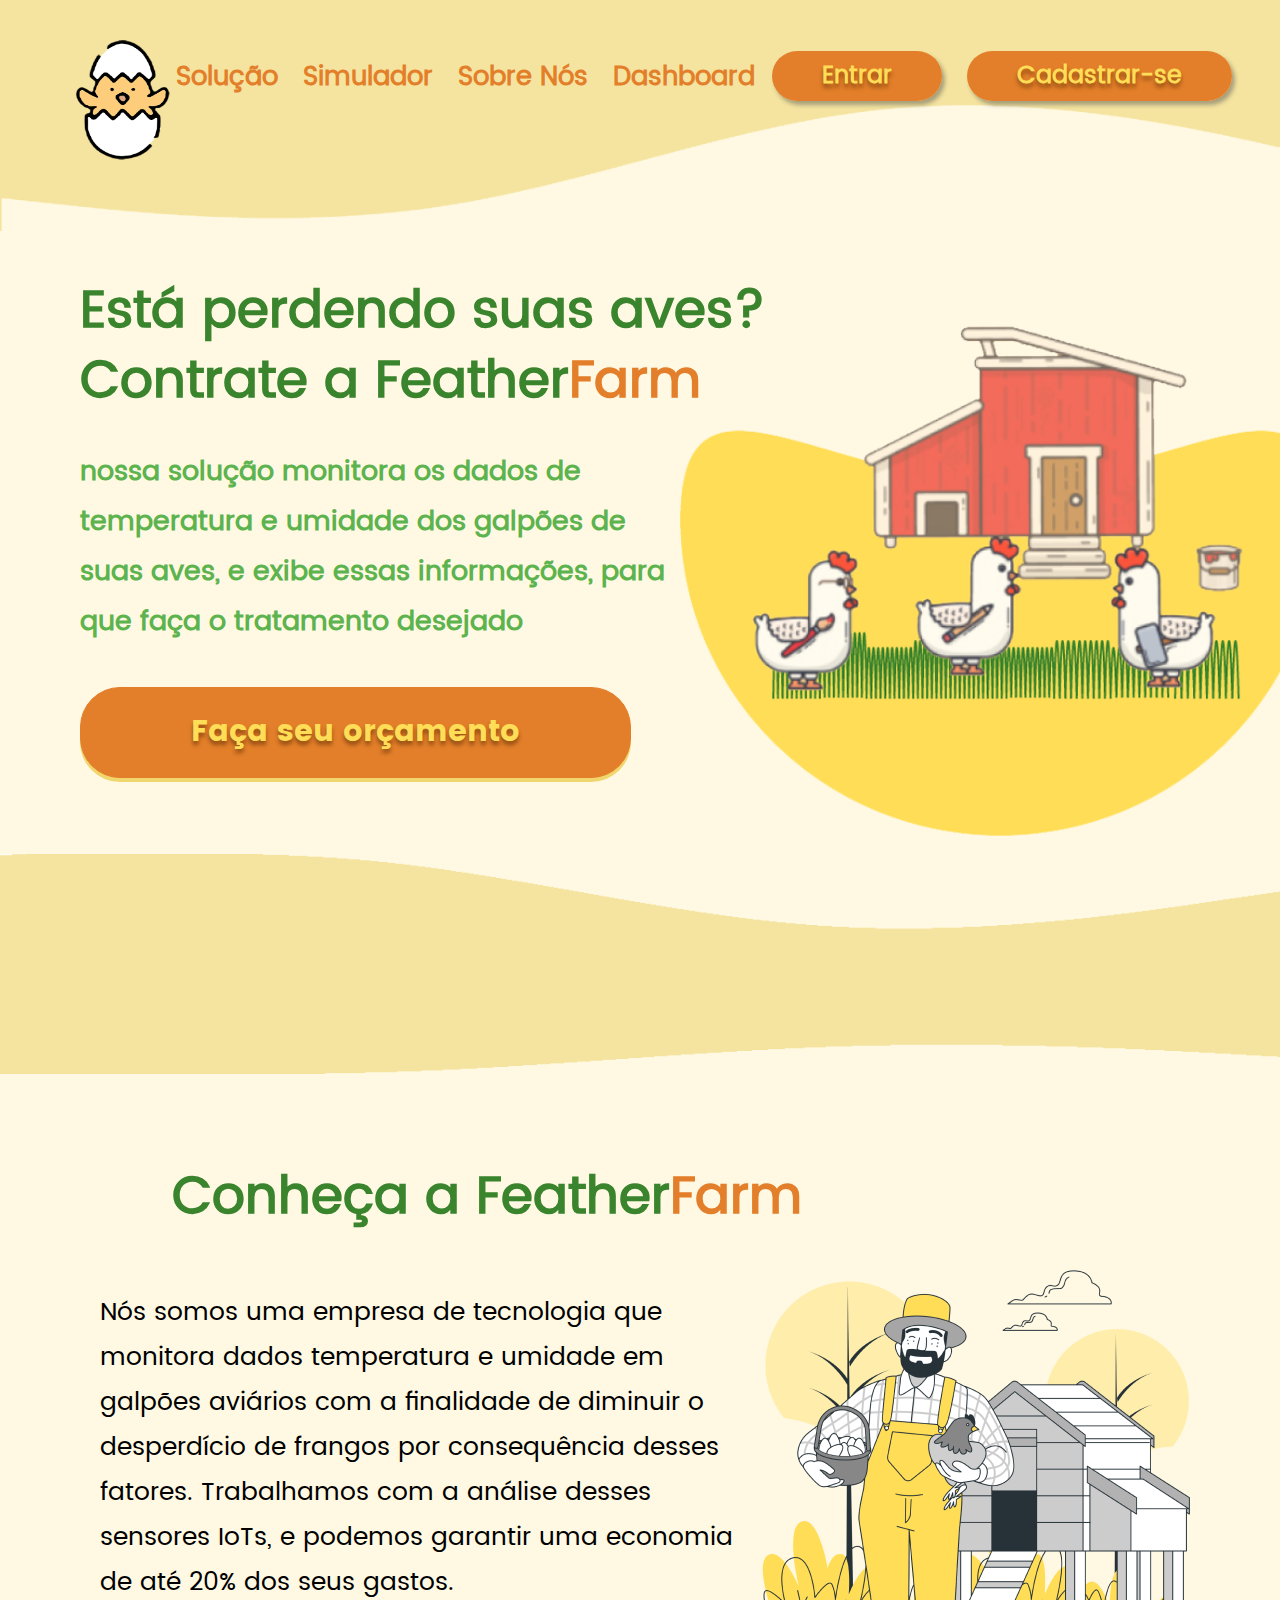
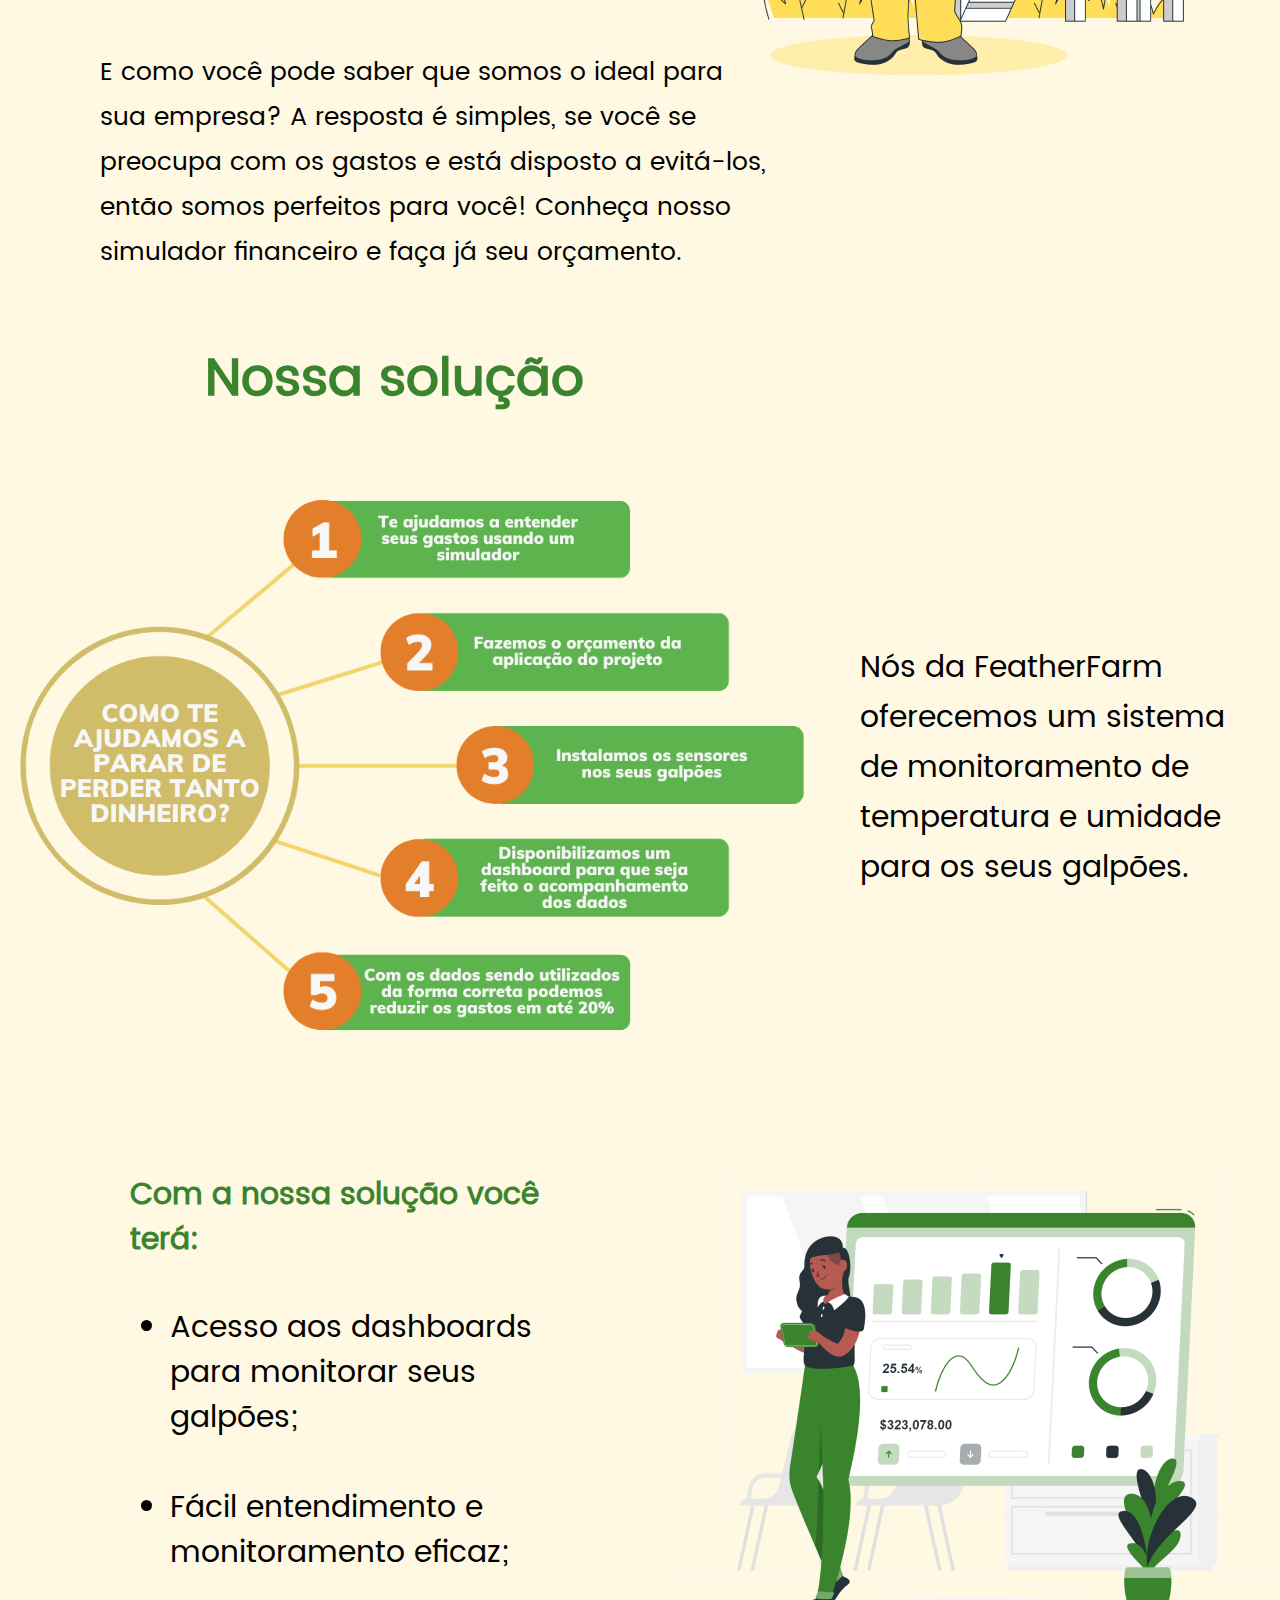
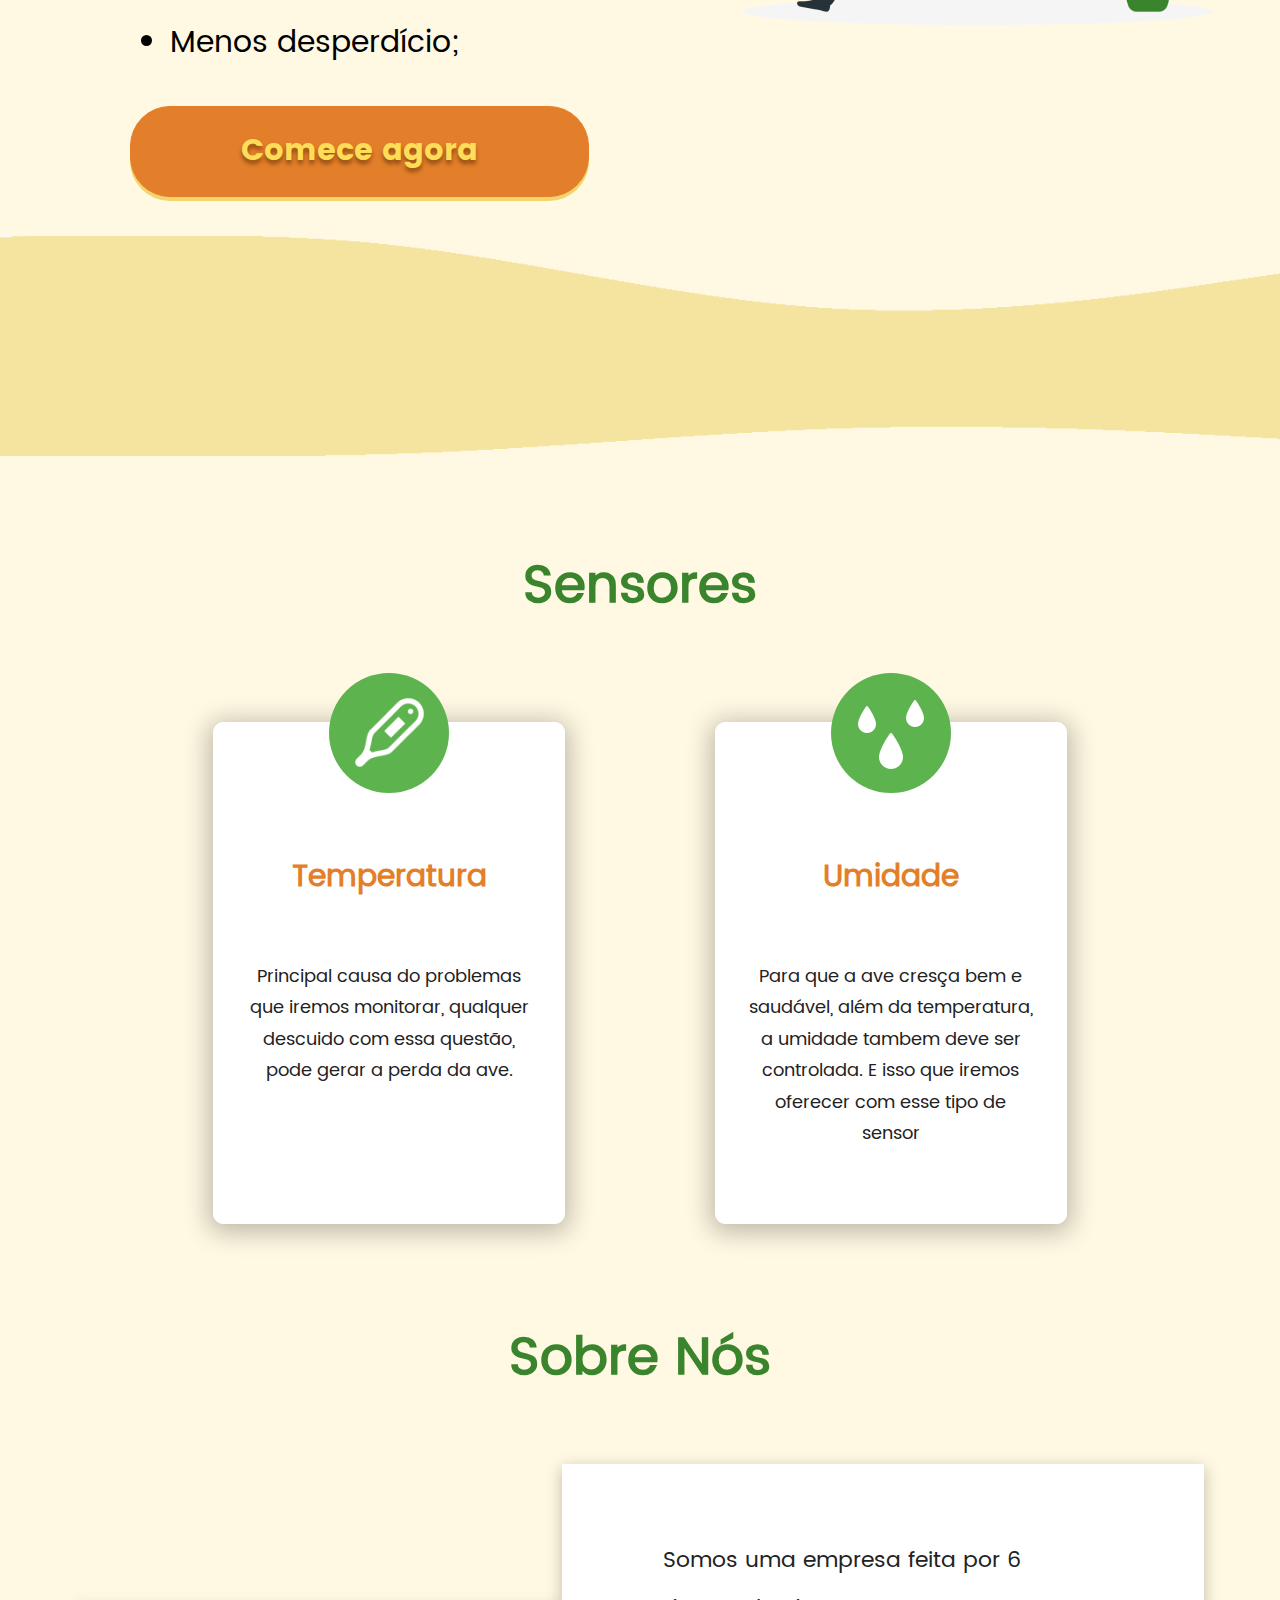
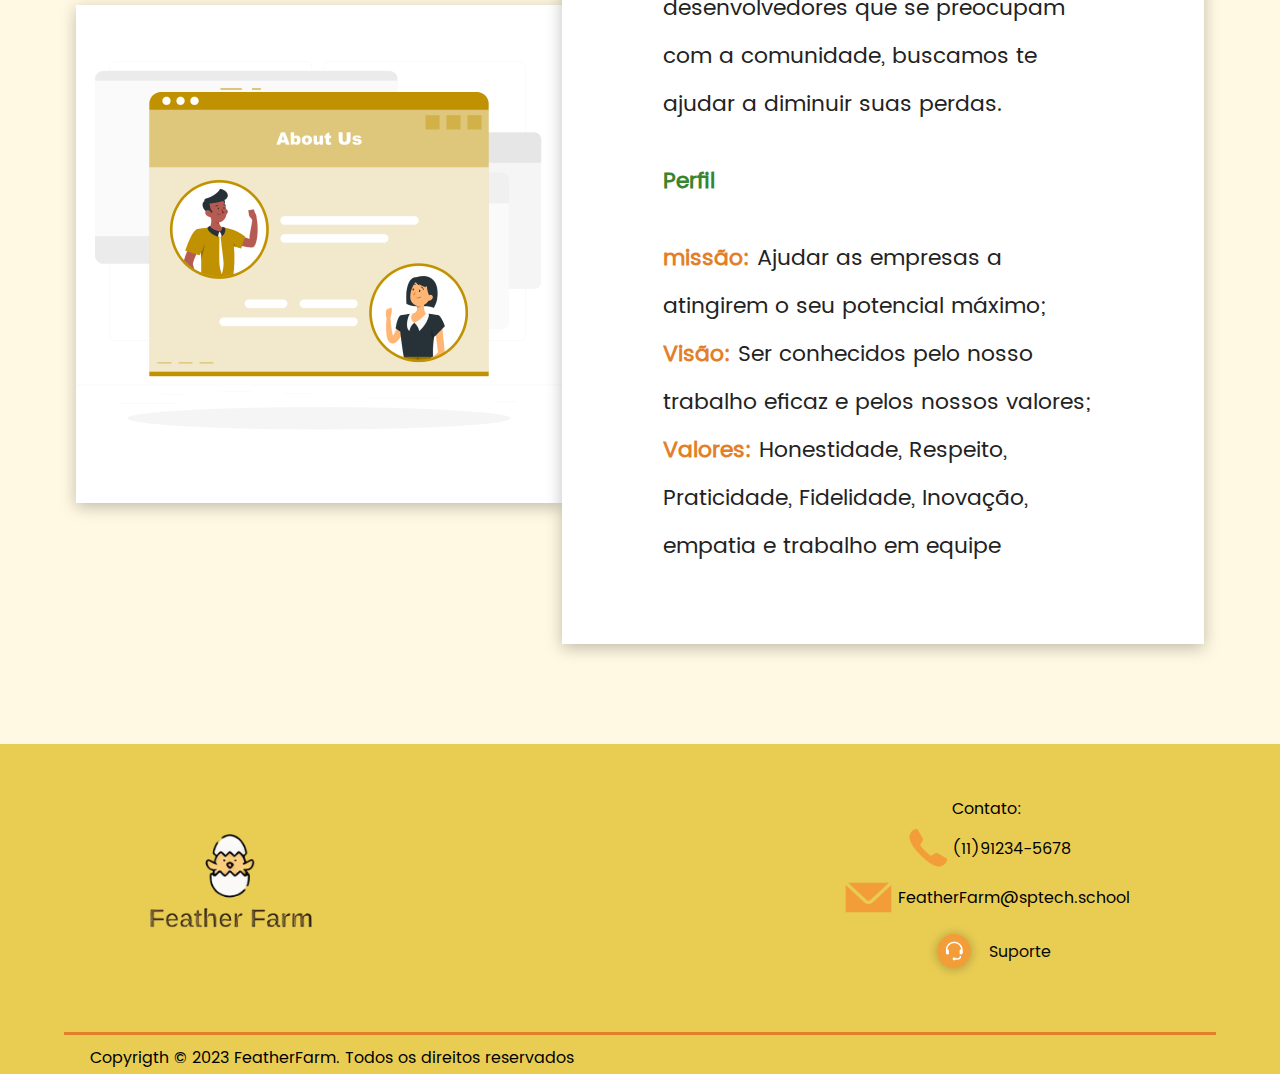
<file: site-featherFarm/site/public/index.html>
<!DOCTYPE html>
<html lang="en">
  <head>
    <meta charset="UTF-8" />
    <meta http-equiv="X-UA-Compatible" content="IE=edge" />
    <meta name="viewport" content="width=device-width, initial-scale=1.0" />
    <title>FeatherFarm</title>
    <link href="./css/styleIndex.css" rel="stylesheet" />
    <link rel="icon" type="image/x-icon" href="./assets/assetsIndex/logo.png" />
  </head>

  <body>
    <div class="divPai" id="Home">
      <!-- Header -->

      <div class="header" id="Home">
        <div class="logo">
          <div class="imagem">
            <img
              src="./assets/assetsIndex/logo.png"
              style="
                margin-right: -100px;
                height: 120px;
                width: 95px;
                margin-left: -30px;
              "
            />
          </div>
        </div>
        <div class="menu1">
          <ul>
            <li>
              <a href="#Solucao"><b>Solução</b></a>
            </li>
            <li>
              <a href="./simulador.html"
                ><b>Simulador</b></a
              >
            </li>
            <li>
              <a href="#Sobre_nos"><b>Sobre Nós</b></a>
            </li>
            <li>
              <a href="./login.html"><b>Dashboard</b></a>
            </li>
          </ul>
        </div>
        <div class="menu2">
          <ul>
            <li>
              <a href="./login.html"><b>Entrar</b></a>
            </li>
            <li>
              <a href="./cadastro.html"><b>Cadastrar-se</b></a>
            </li>
          </ul>
        </div>
      </div>

      <!-- Fim do header -->

      <!-- Layout inicial -->

      <div class="containerInicial">
        <div class="textosInicial">
          <div class="titulo">
            <p>
              <b
                >Está perdendo suas aves? Contrate a Feather<b
                  style="color: #e37f2a"
                  >Farm</b
                ></b
              >
            </p>
          </div>
          <div class="corpo">
            <b
              >nossa solução monitora os dados de temperatura e umidade dos
              galpões de suas aves, e exibe essas informações, para que faça o
              tratamento desejado</b
            >
          </div>
          <div class="botao">
            <form action="">
                <input type="submit" value="Faça seu orçamento" formaction="./simulador.html"/>
            </form>
          </div>
        </div>
        <div>
          <img
            src="./assets/assetsIndex/galinhas.png"
            style="height: 530px; margin-right: 30px; margin-top: -30px"
          />
        </div>
      </div>

      <!-- Fim do layout inicial -->

      <div class="divisao01"></div>

      <!-- layout empresa-->

      <div class="containerEmpresa" id="Solucao">
        <div class="empresa">
          <div class="textosEmpresa">
            <div class="titulo">
              <b>Conheça a Feather<b style="color: #e37f2a">Farm</b></b>
            </div>
            <div class="corpo">
              Nós somos uma empresa de tecnologia que monitora dados temperatura
              e umidade em galpões aviários com a finalidade de diminuir o
              desperdício de frangos por consequência desses fatores.
              Trabalhamos com a análise desses sensores IoTs, e podemos garantir
              uma economia de até 20% dos seus gastos. <br />
              <br />
              E como você pode saber que somos o ideal para sua empresa? A
              resposta é simples, se você se preocupa com os gastos e está
              disposto a evitá-los, então somos perfeitos para você! Conheça
              nosso simulador financeiro e faça já seu orçamento.
            </div>
          </div>
          <div class="imagem"><img src="./assets/assetsIndex/Farmer.png" /></div>
        </div>
      </div>

      <!-- fim do layout empresa -->

      <!-- diagrama -->

      <div class="diagrama">
        <div class="titulo"><b>Nossa solução</b></div>
        <div class="imagem_texto">
          <div class="imagem">
            <img src="./assets/assetsIndex/diagrama.png" style="height: 600px" />
          </div>
          <div class="texto">
            Nós da FeatherFarm oferecemos um sistema de monitoramento de
            temperatura e umidade para os seus galpões.
          </div>
        </div>
      </div>

      <!-- fim do diagrama -->

      <div class="dashboard">
        <div class="texto">
          <div class="corpo">
            <b style="color: #39842c">Com a nossa solução você terá:</b>
            <ul style="margin-top: -2px">
              <br />
              <li>Acesso aos dashboards para monitorar seus galpões;</li>
              <br />
              <li>Fácil entendimento e monitoramento eficaz;</li>
              <br />
              <li>Menos desperdício;</li>
            </ul>
          </div>
          <div class="botao">
            <form action="">
                <input type="submit" value="Comece agora" formaction="../TelaLogin/login_page.html" />
            </form>
        </div>
        </div>
        <div class="imagem"><img src="./assets/assetsIndex/dashboard.png" /></div>
      </div>

      <div class="divisao01"></div>

      <!-- layout sensores -->

      <div class="sensores">
        <div class="titulo"><b>Sensores</b></div>
        <div>
          <div class="tiposSensores">
            <div class="sensor">
              <div class="imagem">
                <div class="aquivoImagem">
                  <img src="./assets/assetsIndex/Warm.png" />
                </div>
              </div>
              <div class="titulo"><b>Temperatura</b></div>
              <div class="corpo">
                <p>
                  Principal causa do problemas que iremos monitorar, qualquer
                  descuido com essa questão, pode gerar a perda da ave.
                </p>
              </div>
            </div>
            <div class="sensor">
              <div class="imagem">
                <div class="aquivoImagem">
                  <img src="./assets/assetsIndex/Wet.png" />
                </div>
              </div>
              <div class="titulo"><b>Umidade</b></div>
              <div class="corpo">
                <p>
                  Para que a ave cresça bem e saudável, além da temperatura, a
                  umidade tambem deve ser controlada. E isso que iremos oferecer
                  com esse tipo de sensor
                </p>
              </div>
            </div>
            <!-- <div class="sensor">
              <div class="imagem">
                <div class="aquivoImagem">
                  <img src="./imagens_e_fontes/Circular Arrows.png" />
                </div>
              </div>
              <div class="titulo"><b>Sustentabilidade</b></div>
              <div class="corpo">
                <p>
                  A sustentabilidade é um movimento cíclico. Não só do meio
                  ambiente, mas também do sistema de gestão, perder lucro é
                  quebrar o ciclo de sutentabilidade.
                </p>
              </div>
            </div> -->
          </div>
        </div>
      </div>

      <!-- fim do layout sensores -->

      <!-- layout sobre nós -->

      <div class="sobreNos" id="Sobre_nos">
        <div class="titulo"><b>Sobre Nós</b></div>
        <div class="containersSobreNos">
          <div class="imagem">
            <img src="./assets/assetsIndex/sobreNosImg.png" />
          </div>
          <div class="texto">
            <div class="conteudoTexto">
              <p>
                Somos uma empresa feita por 6 desenvolvedores que se preocupam
                com a comunidade, buscamos te ajudar a diminuir suas perdas.
                <h4 class="verde"> Perfil</h4>
                <b class="laranja">missão:</b> Ajudar as empresas a atingirem o seu potencial
                máximo; 
                <br />
                <b class="laranja">Visão:</b> Ser conhecidos pelo nosso trabalho eficaz e pelos
                nossos valores; 
                <br />
                <b class="laranja">Valores:</b> Honestidade, Respeito, Praticidade,
                Fidelidade, Inovação, empatia e trabalho em equipe
              </p>
            </div>
          </div>
        </div>
      </div>

      <!-- fim do layout sobre nós -->

      <div class="footer">
        <div class="principal">
          <div class="logo">
            <a href="#Home">
              <img
                src="./assets/assetsIndex/logoComNome.png"
                style="height: 100px"
                width="auto"
            /></a>
          </div>
          <div class="contato">
            Contato:
            <div class="telefone">
              <img src="./assets/assetsIndex/Phone.png" />(11)91234-5678
            </div>
            <div class="email">
              <img
                src="./assets/assetsIndex/Envelope.png"
                style="margin-right: 5px"
              />FeatherFarm@sptech.school
            </div>
            <div id="suporte">
              <img 
                src="./assets/assetsIndex/supIcon.png"
                style="margin-right: 5px"
              /> <a href="https:/featherfarmteste-help.freshdesk.com/support/home" target="_blank">Suporte</a>
            </div>
          </div>
        </div>
        <div class="divisor"></div>
        <div class="direitos">
          Copyrigth © 2023 FeatherFarm. Todos os direitos reservados
        </div>
      </div>
    </div>
  </body>
</html>
</file>
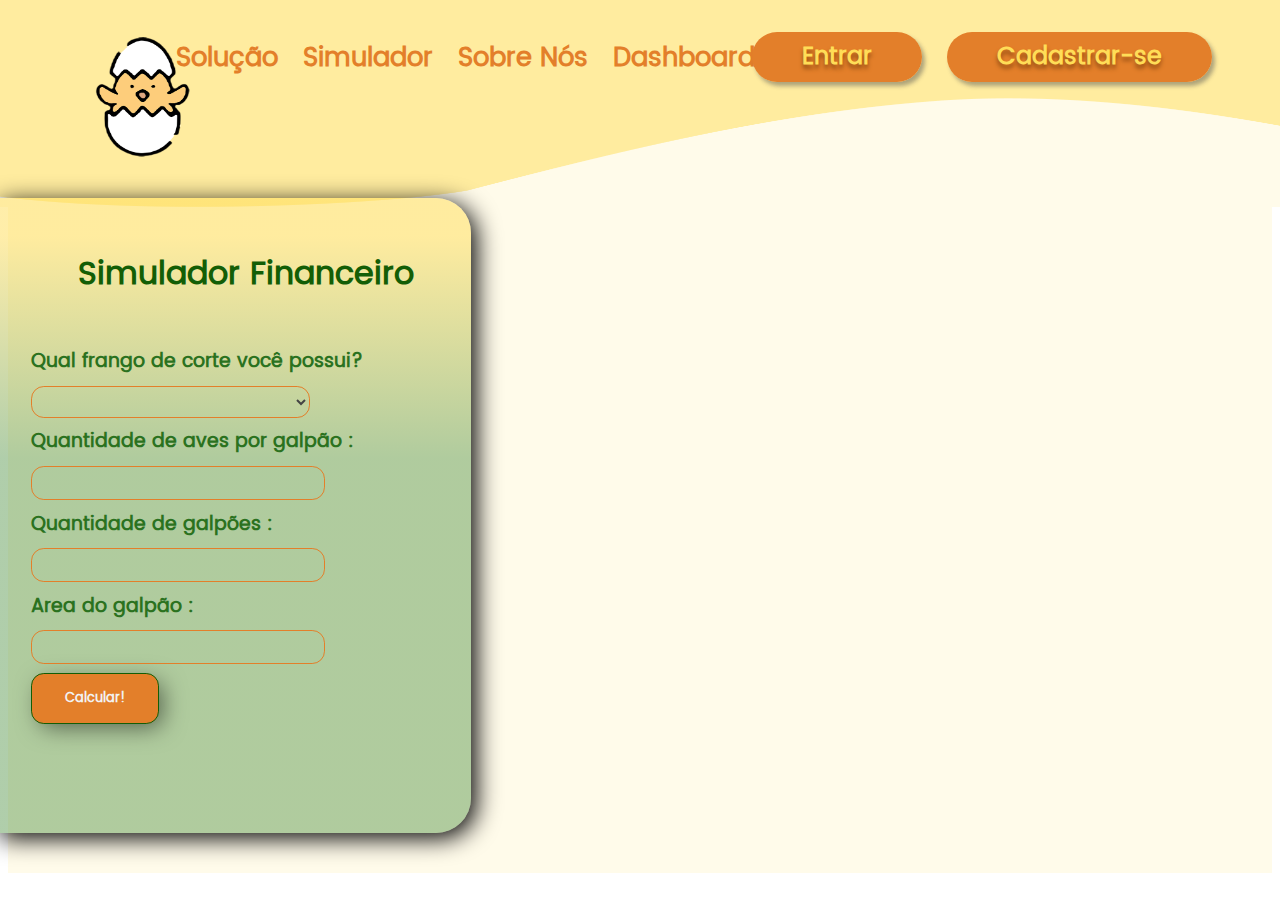
<file: site-featherFarm/site/public/simulador.html>
<!DOCTYPE html>
<html lang="pt-BR">
  <head>
    <meta charset="UTF-8" />
    <meta http-equiv="X-UA-Compatible" content="IE=edge" />
    <meta name="viewport" content="width=device-width, initial-scale=1.0" />
    <link rel="stylesheet" href="./css/styleSimulador.css" />
    <link
      rel="icon"
      type="image/x-icon"
      href="../public/assets/assetsIndex/logo.png"
    />
    <title>FF-SimuladorFinanceiro</title>
  </head>
  <body>
    <div class="header" id="Home">
        <div class="logo">
          <div class="imagem">
            <img
              src="../public/assets/assetsIndex/logo.png"
              style="
                margin-right: -100px;
                height: 120px;
                width: 95px;
                margin-left: -30px;
              "
            />
          </div>
        </div>
        <div class="menu1">
          <ul>
            <li>
              <a href="./index.html"><b>Solução</b></a>
            </li>
            <li>
              <a href="#"
                ><b>Simulador</b></a
              >
            </li>
            <li>
              <a href="./index.html"><b>Sobre Nós</b></a>
            </li>
            <li>
              <a href="./login.html"><b>Dashboard</b></a>
            </li>
          </ul>
        </div>
        <div class="menu2">
          <ul>
            <li>
              <a href="./login.html"><b>Entrar</b></a>
            </li>
            <li>
              <a href="./cadastro.html"><b>Cadastrar-se</b></a>
            </li>
          </ul>
        </div>
      </div>
    <main>
        
      <article>
        <form action="">
          <h1 class="titulo">Simulador Financeiro</h1>
          <h3>Qual frango de corte você possui?</h3>
          <select id="tipo_frag">
            <option value=""></option>
            <option value="9.94">Embrapa 021</option>
            <option value="11.56">Paraíso Pedrês</option>
            <option value="10.50">Gigante Negro</option>
            <option value="9.18">Caipira Pescoço Pelado</option>
            <option value="10.47">Pesadão Vermelho</option>
          </select>
          <br />
          <h3>Quantidade de aves por galpão :</h3>
          <input type="number" id="qtd_aves_i" />
          <br />
          <h3>Quantidade de galpões :</h3>
          <input type="number" id="qtd_galpao_i" />
          <br />
          <h3>Area do galpão :</h3>
          <input type="number" id="area_gal_i" /> <br />
          <button onclick="calcular()">Calcular!</button> <br />
        </form>
      </article>
      <article id="respostas">
        <div id="exibir_infos"></div>
      </article>
    </main>
  </body>
</html>

<script>


  function calcular() {
    event.preventDefault();
  exibir_infos.innerHTML = "";
  // restante do código

    exibir_infos.innerHTML = "";
    var valor = Number(tipo_frag.value);
    var qtd_aves = Number(qtd_aves_i.value);
    var qtd_galpao = Number(qtd_galpao_i.value);
    var total = valor * qtd_aves * qtd_galpao;
    var economia = (total * 20) / 100;
    var area = Number(area_gal_i.value);
    var valor_sensor = (area / 12).toFixed(0) * 200 * qtd_galpao;

    if (valor <= 0 || qtd_aves <= 0 || qtd_galpao <= 0) {
      alert("Valores invalidos inseridos!");
    } else {
      exibir_infos.innerHTML += `<h1><img style="margin-right:1vw;" width="50px" src="../public/assets/assetsSimulador/dollar.svg" alt="">
        O seu valor atual investido em aves é de R$${total.toFixed(2)}</h1> <br>`;

      exibir_infos.innerHTML += `<h2> Vamos simular o prejuizo que você pode ter! </h2><br>`;

      exibir_infos.innerHTML += `<span id="spam1"><img width="75px" src="../public/assets/assetsSimulador/frangoVermelho.svg" alt="">
        Com o prejuizo de 20%, sua perda será de : R$${economia.toFixed(2)} </span> <br>`;

      exibir_infos.innerHTML += `<span id="spam2"><img width="50px" src="../public/assets/assetsSimulador/frangoAmarelo.svg" alt="">
        Com o prejuizo de 10%, sua perda será de : R$${(
        (total * 10) /100).toFixed(2)}  </span><br>`;

      exibir_infos.innerHTML += `<span id="spam3"><img width="50px" src="../public/assets/assetsSimulador/frangoVerde.svg" alt="">
        Com o prejuizo de 5%, sua perda será de : R$${((total * 5) /100).toFixed(2)} </span><br>`;

      exibir_infos.innerHTML += `<span id="spam4"><h2> Você precisará de ${(area / 12).toFixed(0)} sensores por galpão<br /> totalizando um investimento de R$${valor_sensor.toFixed(2)}<h2></span> <br>`;
    }
  }
</script>
</file>
<file: site-featherFarm/site/public/css/styleIndex.css>
/* *{
    padding: 0;
    margin: 0;
    padding: 0;
} */
@import url('https://fonts.googleapis.com/css2?family=Inter:wght@500;900&display=swap');


body {
    padding: 0;
    margin: 0;
    box-sizing: border-box;
    font-family: 'Poppins', sans-serif;
    overflow-x: hidden;

}

html{
    scroll-behavior: smooth;
}


.divPai {
    height: fit-content;
    width: 100%;
    justify-content: center;
    background-color: #fff9e3;
}

.header {
    width: 100%;
    height: 280px;
    background-image: url('../assets/assetsIndex/header.png');
    background-color: #fff9e3;
    display: flex;
    background-repeat: no-repeat;
    justify-content: space-evenly;
    padding-top: 40px;
    background-position: center top;
    background-size: 100%;
    text-align: center;

}

.containerInicial {
    background-color: #fff9e3;
    width: 100%;
    height: 18%;
    display: flex;
    align-items: center;
    justify-content: space-around;
    margin-top: 2%;
}

.containerEmpresa {

    background-color: #fff9e3;
    width: 100%;
    height: fit-content;
}

.diagrama {
    width: 100%;
    height: fit-content;
    background-color: #fff9e3;
}

.diagrama .imagem_texto {
    display: flex;
    width: 100%;
    height: fit-content;
    align-items: center;
    justify-content: space-around;
}

.diagrama .titulo {
    width: 80%;
    height: fit-content;
    display: flex;
    align-items: center;
    justify-content: left;
    margin-bottom: 50px;
    margin-left: 16%;
    font-family: 'Poppins';
}

.diagrama .imagem {
    width: fit-content;
    height: fit-content;
}

.diagrama .texto {
    width: 400px;
    font-size: 30px;
    font-family: 'Poppins';
    line-height: 50px;
}

.dashboard {
    margin: 100px 0px 50px 0px;
    width: 100%;
    height: fit-content;
    display: flex;
    justify-content: space-around;
    background-color: #fff9e3;
}

.dashboard .texto {
    width: 50%;
    height: fit-content;
    margin-left: 130px;
}

.dashboard .texto .corpo {
    font-family: 'Poppins';
    font-size: 30px;
    line-height: 45px;
    color: black;
    width: 80%;
}

.dashboard .imagem {
    width: 50%;
    height: fit-content;
    margin-right: 0px;
}

.dashboard .botao {
    width: 500px;
    height: 50px;
}




.sensores {
    background-color: #fff9e3;
    width: 100%;
    height: fit-content;
    justify-content: center;
    padding-bottom: 100px;
    margin-top: 70px;
}

.sobreNos {
    background-color: #fff9e3;
    width: 100%;
    height: fit-content;
}



.divisao01 {
    background-image: url('../assets/assetsIndex/divisao1.png');
    height: 246px;
    width: 100%;
    background-color: #fff9e3;
    background-position: center top;
    background-size: 100%;
    margin: 0;
    background-repeat: no-repeat;
}

.textosInicial {
    width: 600px;
    height: 500px;
    font-family: 'Poppins', monospace;
    margin-top: -250px;
    margin-left: 80px;
}

.titulo {
    width: 130%;
    font-size: 52px;
    line-height: 70px;
    height: 200px;
    color: #39842C;
    margin-bottom: -30px;
}

.corpo {
    margin-bottom: 70px;
    font-size: 27px;
    line-height: 50px;
    color: #5db34e;
}

@font-face {
    font-family: Poppins;
    src: url(../assets/assetsIndex/Poppins-Regular.ttf);
}

@font-face {
    font-family: Poppins-bold;
    src: url(../assets/assetsIndex/Poppins-Bold.ttf);
}

.menu1 {
    margin-right: -130px;
    margin-left: -50px;
}

.menu2 {
    margin-right: -50px;
}

.menu1 li {
    display: inline-block;
}

.menu1 li a {
    margin: 0 10px;
    font-size: 26px;
    text-decoration: none;
    color: #E37F2A;
    font-family: 'Poppins';
}

.menu2 li {
    display: inline-block;
}

.menu2 li a {
    margin: 0 10px;
    font-size: 24px;
    text-decoration: none;
    color: #FFDD57;
    font-family: 'Poppins';
    background-color: #E37F2A;
    padding: 5px 50px;
    border-radius: 40px;
    box-shadow: 3px 4px 4px rgba(81, 81, 81, 0.47);
    transition: 0.2s;
    text-shadow: 0px 4px 4px #914c11;

}

.menu2 li a:hover {
    background-color: #e7a036;
    color: #FFDD57;
}

.botao {
    width: 600px;

}

input[type='Submit'] {
    padding: 20px 110px;
    font-size: 30px;
    font-family: 'Poppins-bold';
    border-radius: 40px;
    background-color: #E37F2A;
    color: #FFDD57;
    text-shadow: 0px 4px 4px #914c11;
    box-shadow: 0px 4px 0px #F1D66D;
    border: 1px solid #E37F2A;
    margin-top: -30px;
    cursor: pointer;
    transition: 0.2s;
}

input[type='Submit']:hover {
    background-color: #e7a036;
    color: #FFDD57;
    border: 1px solid #e7a036;
    margin-top: -32px;
}

.empresa {
    display: flex;
    width: 100%;
}

.textosEmpresa .corpo {
    margin-left: 100px;
    color: black;
    line-height: 45px;
    width: 89%;
    margin-top: -60px;
    font-size: 25px;

}

.textosEmpresa .titulo {
    font-family: 'Poppins';
    color: #39842C;
    font-size: 52px;
    line-height: 96px;
    margin-top: 50px;
    margin-left: 172px;
}

.empresa .imagem {
    margin-top: 125px;
    margin-right: 90px;
}

.sensores .titulo {
    display: flex;
    justify-content: center;
    width: 100%;
    font-family: 'Poppins';
    margin-top: 5px;
    margin-bottom: -30px;
    font-size: 52px;
}

.tiposSensores {
    display: flex;
    justify-content: space-evenly;
}

.sensor {
    height: 500px;
    width: 350px;
    background-color: white;
    border: 1px solid white;
    box-shadow: 0px 4px 25px 5px rgba(0, 0, 0, 0.25);
    border-radius: 10px;
    margin: 0px -5%;

}

.sensor .titulo {
    font-size: 30px;
    font-family: 'Poppins';
    width: 100%;
    color: #E37F2A;
    margin-top: 100px;
}

.sensor .corpo {
    font-size: 18px;
    line-height: 31.5px;
    text-align: center;
    color: #222;
    font-weight: 500;
    margin: -100px 30px;
}

.sensor .imagem {
    height: 120px;
    width: 350px;
    border-radius: 50px;
    margin-bottom: -50px;
    margin-top: -50px;
    display: flex;
    justify-content: center;
    align-items: center;

}

.imagem .aquivoImagem {
    height: 120px;
    width: 120px;
    border-radius: 60px;
    background-color: #5db34e;
    display: flex;
    align-items: center;
    justify-content: center;
}

.sobreNos .titulo {
    width: 100%;
    height: fit-content;
    font-size: 52px;
    font-family: 'Poppins';
    color: #39842C;
    display: flex;
    align-items: center;
    justify-content: center;
    padding-bottom: 100px;
}

.containersSobreNos {
    width: 100%;
    display: flex;
    align-items: center;
    justify-content: center;
    padding-bottom: 100px;
}

.containersSobreNos .imagem {
    width: 30%;
    height: fit-content;
    padding: 10px 50px;
    border: 1px solid white;
    display: flex;
    align-items: center;
    justify-content: center;
    background-color: white;
    box-shadow: 0px 4px 15px rgba(0, 0, 0, 0.25);
}

.containersSobreNos .texto {
    width: 50%;
    height: auto;
    border: 1px solid white;
    display: flex;
    justify-content: center;
    background-color: white;
    box-shadow: 0px 4px 15px rgba(0, 0, 0, 0.25);
}

.texto .conteudoTexto {
    font-family: 'Poppins';
    padding: 50px 100px 50px 100px;
    color: #222;
    font-size: 22px;
    line-height: 48px;
}
.laranja{
    color: #E37F2A;
}
.verde{
    color: #39842C;
}

.footer {
    background-color: #e9cd53;
    width: 100%;
    height: 330px;
}

.footer .principal {
    display: flex;
    justify-content: space-between;
    align-items: center;
    padding: 50px 150px;
    height: fit-content;
}

.footer .principal .logo {
    width: fit-content;
    height: auto;
}

.footer .principal .contato {
    width: fit-content;
    height: auto;
    font-family: 'Poppins';
    line-height: 30px;
    text-align: center;
}
#suporte{
    /* background-color: #212124; */
    display: flex;
    justify-content: center;
    align-items: center;
    width: fit-content;
    height: auto;
    font-family: 'Poppins';
    line-height: 30px;
    text-align: center;
    margin: auto;
}
#suporte img{
    width: 60px;
    height: 60px;
}
#suporte a{
    text-decoration: none;
    color: #070707;
}
.footer .divisor {
    background-color: #E37F2A;
    height: 3px;
    width: 90%;
    margin-left: 5%;
}

.footer .direitos {
    font-family: 'Poppins';
    color: black;
    margin: 10px 7%;
}


.footer .principal .contato .telefone {
    display: flex;
    align-items: center;
    justify-content: center;
    font-family: 'Poppins';
}

.footer .principal .contato .email {
    display: flex;
    align-items: center;
    justify-content: center;
    font-family: 'Poppins';
}
</file>
<file: site-featherFarm/site/public/css/styleSimulador.css>
@import url('https://fonts.googleapis.com/css2?family=Inter:wght@500;900&display=swap');

@font-face {
    font-family: Poppins;
    src: url(../assets/assetsIndex/Poppins-Regular.ttf);
}

*{
    padding: 0;
    margin: 0;
    padding: 0;
    font-family: 'Poppins', sans-serif;
}

.header {
    width: 100%;
    margin-top: -1%;
    height: 170px;
    background-image: url('../assets/assetsSimulador/header.png');
    background-size: 120% 100%;
    background-color: #FFFBEA;
    display: flex;
    background-repeat: no-repeat;
    justify-content: space-evenly;
    padding-top: 50px;
    background-position: center top;
    text-align: center;
    z-index: 100;
}


.menu1 {
    margin-right: -130px;
    margin-left: -50px;
    height: fit-content;
    
}

.menu2 {
    margin-right: -50px;
    height: fit-content;

}


.menu1 li {
    display: inline-block;
    
}

.menu1 li a {
    margin: 0 10px;
    font-size: 26px;
    text-decoration: none;
    color: #E37F2A;
    font-family: 'Poppins';
}

.menu2 li {
    display: inline-block;
}

.menu2 li a {
    margin: 0 10px;
    font-size: 24px;
    text-decoration: none;
    color: #FFDD57;
    font-family: 'Poppins';
    background-color: #E37F2A;
    padding: 5px 50px;
    border-radius: 40px;
    box-shadow: 3px 4px 4px rgba(81, 81, 81, 0.47);
    transition: 0.2s;
    text-shadow: 0px 4px 4px #914c11;

}

.menu2 li a:hover {
    background-color: #e7a036;
    color: #FFDD57;
    
}
main{
    width: 98.7vw;
    height: 74vh;
    margin: auto;
    display: flex;
    background-color: #FFFBEA;

}
main article:first-child{
    width: 40%;
    /* background-color: #9cbd97; */
}
main article form{
    /* background-color: aqua; */
    width: 85%;
    padding: 1% 2% 0% 7%;
    margin-left: -1vw;
    height: 70vh;
    margin-top: -1vh;
    border-radius: 0  35px 35px 0;
    box-shadow: 5px 5px 25px;
    /* background-color: rgba(57, 132, 44, 0.4); */
    background: linear-gradient(180deg, rgba(255,221,87,0.51) 6%, rgba(57,132,44,0.4) 41%);


}
main form input, main form select{
    margin: 2% auto;
    width: 65%;
    height: 2rem;
    border: 1px solid #E37F2A;
    border-radius: 0.8rem;
    outline: none;
    background-color: transparent;
    padding-left: 3%;
    color: #444;
}
.titulo{
    color: #135e06;
    text-align: center;
    background-color: transparent;
    margin: 5vh auto;
}
h3{
    color: #2b721f;
    background-color: transparent;
}
main form button{
    padding: 0.75rem;
    width: 8rem;
    height: 3.2rem;
    display: block;
    text-decoration: none;
    background-color: #E37F2A;
    border: #135e06 solid 1px;
    color: #f2f2f2;
    font-weight: 600;
    text-align: center;
    border-radius: 0.8rem;
    cursor: pointer;
    transition: 0.3s;
    box-shadow: 6px 6px 23px -3px #00000088;
}
main #respostas{
    width: 45%;
    margin: 0 auto;
    /* background-color: yellow; */
}
main #respostas #exibir_infos{
    width: 98%;
    margin: auto;
    height: fit-content;
    /* z-index: 100; */
    /* background-color: #586e54; */
    padding: 1% 0%;
    display: flex;
    flex-direction: column;
    justify-content: center;
    align-items: center;
}
main #respostas #exibir_infos h2{
    color: #444;
}
main #respostas #exibir_infos h1{
    color: #135e06;
    width: auto;
    margin: auto;
    display: flex;
    align-items: center;
    justify-content: center;
    font-size: 27px;
    /* background-color: #8f8f8f; */
}

main #respostas #exibir_infos #spam1{
    color: #ff3434;
    font-size: 20px;
    font-weight: 600;
    width: auto;
    height: auto;
    display: flex;
    align-items: center;
}
main #respostas #exibir_infos #spam2{
    color: #b6aa00;
    font-size: 20px;
    font-weight: 600;
    width: 98%;
    margin: 0 auto;
    margin-left: 3%;
    /* background-color: #135e06; */
    height: auto;
    display: flex;
    align-items: center;
    justify-content: space-evenly;
}
main #respostas #exibir_infos #spam3{
    color: #135e06;
    font-size: 20px;
    font-weight: 600;
    width: 98%;
    margin: 0 auto;
    margin-left: 3%;
    /* background-color: #135e06; */
    height: auto;
    display: flex;
    align-items: center;
    justify-content: space-evenly;
}
</file>
